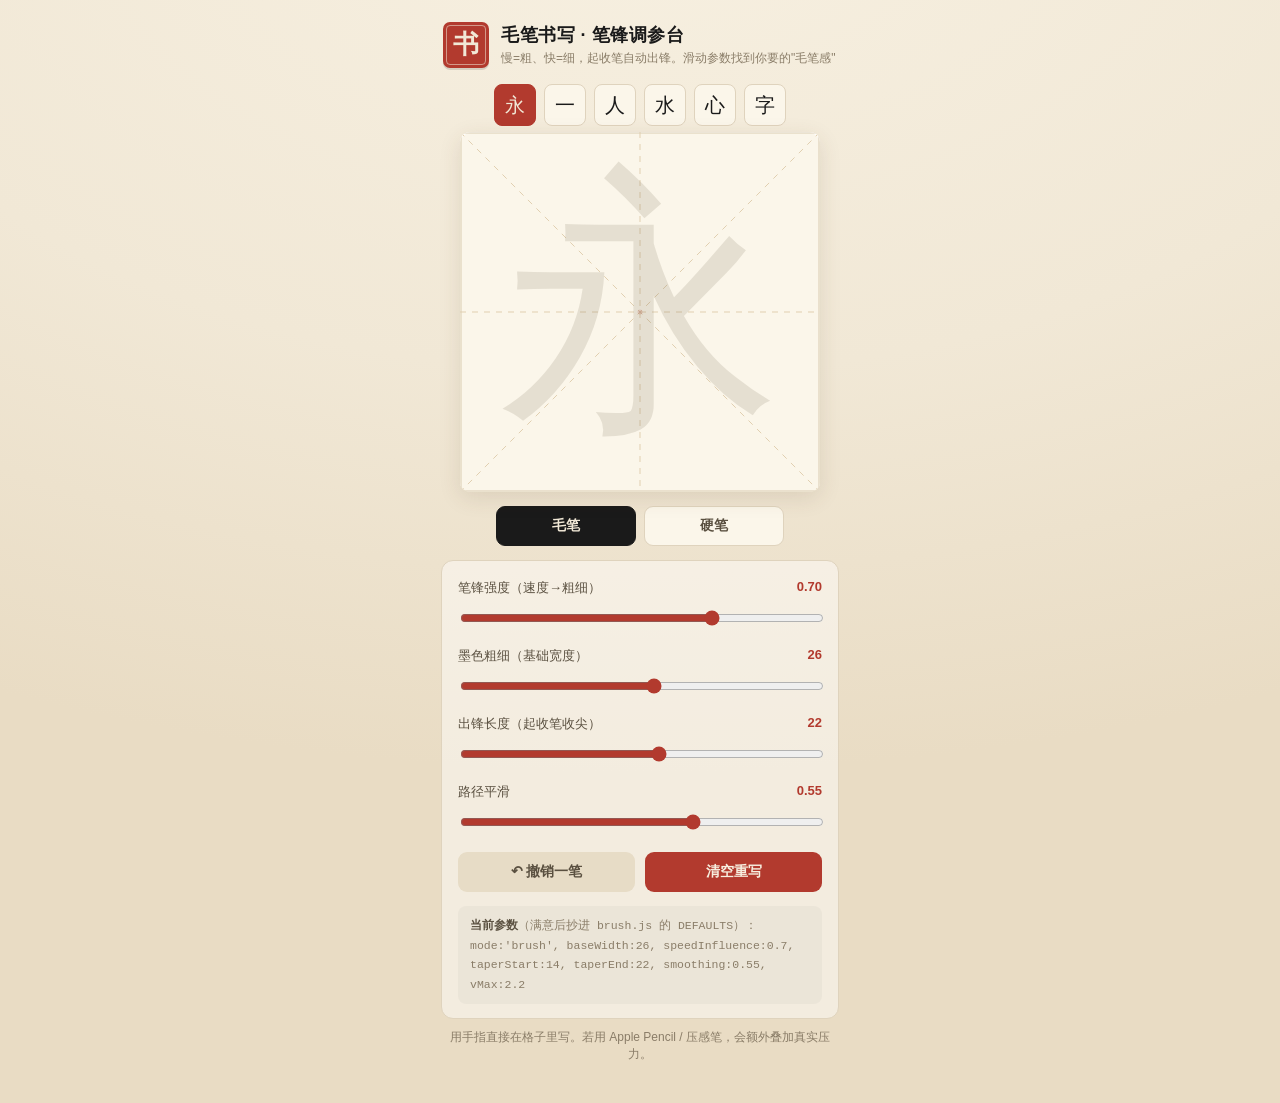
<file: 毛笔引擎/brush_demo.html>
<!DOCTYPE html>
<html lang="zh">
<head>
<meta charset="utf-8">
<meta name="viewport" content="width=device-width, initial-scale=1, maximum-scale=1, user-scalable=no">
<title>毛笔书写 · 笔锋调参台</title>
<style>
  :root{
    --paper:#f1e8d6; --paper2:#e9dcc4; --ink:#1a1a1a;
    --zhu:#b23a2e; --zhu-soft:#c75a4a;
    --grid:#cdbba0; --guide:#d9cdb3; --line:#dfd3bd;
    --ui:#5a5040; --ui-soft:#8a7d68;
  }
  *{box-sizing:border-box;-webkit-tap-highlight-color:transparent}
  html,body{margin:0;background:
     radial-gradient(120% 80% at 50% -10%, #f7f0e1 0%, var(--paper) 55%, var(--paper2) 100%);
     color:var(--ink);font-family:-apple-system,"PingFang SC","Microsoft YaHei",sans-serif;
     min-height:100%;}
  .wrap{max-width:430px;margin:0 auto;padding:18px 16px 40px}
  header{display:flex;align-items:center;gap:12px;margin:4px 2px 16px}
  .seal{flex:0 0 auto;width:46px;height:46px;border-radius:7px;background:var(--zhu);
     color:#f1e8d6;display:grid;place-items:center;font-family:"Kaiti SC","STKaiti","KaiTi","楷体",serif;
     font-size:26px;line-height:1;box-shadow:0 2px 0 rgba(0,0,0,.12);
     position:relative;font-weight:700}
  .seal::after{content:"";position:absolute;inset:3px;border:1px solid rgba(241,232,214,.55);border-radius:4px}
  h1{font-size:18px;margin:0;font-weight:700;letter-spacing:.5px}
  h1 small{display:block;font-weight:400;font-size:12px;color:var(--ui-soft);margin-top:3px;letter-spacing:0}

  .stage{position:relative;width:min(92vw,360px);aspect-ratio:1;margin:0 auto;
     background:#fbf6ea;border-radius:10px;
     box-shadow:0 1px 0 #fff inset,0 6px 22px rgba(80,60,30,.12);
     touch-action:none;overflow:hidden}
  .stage canvas{position:absolute;inset:0;width:100%;height:100%;display:block}
  #paper{z-index:1}
  #ink{z-index:2;touch-action:none}

  .charbar{display:flex;gap:8px;justify-content:center;margin:16px 0 6px;flex-wrap:wrap}
  .charbar button{font-family:"Kaiti SC","STKaiti","KaiTi","楷体",serif;font-size:20px;
     width:42px;height:42px;border-radius:8px;border:1px solid var(--line);
     background:#fbf6ea;color:var(--ink);cursor:pointer}
  .charbar button.on{background:var(--zhu);color:#f1e8d6;border-color:var(--zhu)}

  .modes{display:flex;gap:8px;justify-content:center;margin:14px 0}
  .modes button{flex:1;max-width:140px;padding:10px;border-radius:9px;border:1px solid var(--line);
     background:#fbf6ea;color:var(--ui);font-size:14px;font-weight:600;cursor:pointer}
  .modes button.on{background:var(--ink);color:#f1e8d6;border-color:var(--ink)}

  .panel{margin-top:6px;background:rgba(255,255,255,.45);border:1px solid var(--line);
     border-radius:12px;padding:14px 16px}
  .row{margin:13px 0}
  .row:first-child{margin-top:4px}
  .row label{display:flex;justify-content:space-between;font-size:13px;color:var(--ui);margin-bottom:7px}
  .row label b{color:var(--zhu);font-variant-numeric:tabular-nums;font-weight:700}
  input[type=range]{width:100%;accent-color:var(--zhu);height:24px}

  .actions{display:flex;gap:10px;margin-top:14px}
  .actions button{flex:1;padding:11px;border-radius:9px;border:none;font-size:14px;font-weight:700;cursor:pointer}
  .btn-undo{background:#e7dcc6;color:var(--ui)}
  .btn-clear{background:var(--zhu);color:#f7efe0}

  .readout{margin-top:14px;font-size:11.5px;color:var(--ui-soft);line-height:1.7;
     background:rgba(0,0,0,.03);border-radius:8px;padding:10px 12px;font-family:ui-monospace,Menlo,monospace}
  .readout b{color:var(--ui)}
  .hint{text-align:center;font-size:12px;color:var(--ui-soft);margin:10px 2px 0}
</style>
</head>
<body>
<div class="wrap">
  <header>
    <div class="seal">书</div>
    <h1>毛笔书写 · 笔锋调参台<small>慢=粗、快=细，起收笔自动出锋。滑动参数找到你要的"毛笔感"</small></h1>
  </header>

  <div class="charbar" id="charbar"></div>

  <div class="stage" id="stage">
    <canvas id="paper"></canvas>
    <canvas id="ink"></canvas>
  </div>

  <div class="modes">
    <button data-mode="brush" class="on">毛笔</button>
    <button data-mode="pen">硬笔</button>
  </div>

  <div class="panel">
    <div class="row">
      <label>笔锋强度（速度→粗细）<b id="vSpeed">0.70</b></label>
      <input id="speed" type="range" min="0" max="1" step="0.05" value="0.70">
    </div>
    <div class="row">
      <label>墨色粗细（基础宽度）<b id="vBase">26</b></label>
      <input id="base" type="range" min="10" max="40" step="1" value="26">
    </div>
    <div class="row">
      <label>出锋长度（起收笔收尖）<b id="vTaper">22</b></label>
      <input id="taper" type="range" min="0" max="40" step="1" value="22">
    </div>
    <div class="row">
      <label>路径平滑<b id="vSmooth">0.55</b></label>
      <input id="smooth" type="range" min="0" max="0.85" step="0.05" value="0.55">
    </div>
    <div class="actions">
      <button class="btn-undo" id="undo">↶ 撤销一笔</button>
      <button class="btn-clear" id="clear">清空重写</button>
    </div>
    <div class="readout" id="readout"></div>
  </div>
  <p class="hint" id="presshint">用手指直接在格子里写。若用 Apple Pencil / 压感笔，会额外叠加真实压力。</p>
</div>

<script>
/* ===== 引擎（与 js/brush.js 同一套）===== */
(function(global){'use strict';
 const clamp=(v,a,b)=>v<a?a:v>b?b:v,lerp=(a,b,t)=>a+(b-a)*t,dist=(ax,ay,bx,by)=>Math.hypot(ax-bx,ay-by);
 const D={mode:'brush',color:'#1a1a1a',baseWidth:26,minWidth:2,maxWidth:40,speedInfluence:0.7,
   pressureInfluence:0.5,smoothing:0.55,widthSmoothing:0.5,taperStart:14,taperEnd:22,vMax:2.2,inkBleed:0};
 function easeOut(t){return 1-(1-t)*(1-t);}
 class BrushPen{
  constructor(c,o={}){this.canvas=c;this.ctx=c.getContext('2d');this.opt=Object.assign({},D,o);
    this.committed=document.createElement('canvas');this.cctx=this.committed.getContext('2d');
    this.strokes=[];this.raw=null;this._sx=0;this._sy=0;this._sync();}
  setOptions(o){Object.assign(this.opt,o);}
  _sync(){this.committed.width=this.canvas.width;this.committed.height=this.canvas.height;}
  clear(){this.strokes=[];this.raw=null;this.cctx.clearRect(0,0,this.committed.width,this.committed.height);this._blit();}
  undo(){if(!this.strokes.length)return;this.strokes.pop();this.cctx.clearRect(0,0,this.committed.width,this.committed.height);
    for(const s of this.strokes)this._render(this.cctx,s);this._blit();}
  isEmpty(){return this.strokes.length===0;}
  _blit(){this.ctx.clearRect(0,0,this.canvas.width,this.canvas.height);this.ctx.drawImage(this.committed,0,0);}
  start(x,y,p,s,t){this._sx=x;this._sy=y;this.raw=[{x,y,p:p||0,s:s||0,t:t||performance.now()}];this._blit();}
  move(x,y,p,s,t){if(!this.raw)return;const a=1-this.opt.smoothing;this._sx=lerp(this._sx,x,a);this._sy=lerp(this._sy,y,a);
    const last=this.raw[this.raw.length-1];if(dist(this._sx,this._sy,last.x,last.y)<0.6)return;
    this.raw.push({x:this._sx,y:this._sy,p:p||0,s:s||0,t:t||performance.now()});this._blit();this._render(this.ctx,this.raw);}
  end(){if(!this.raw)return;if(this.raw.length>=2){this.strokes.push(this.raw);this._render(this.cctx,this.raw);}
    else if(this.raw.length===1){this._dot(this.cctx,this.raw[0].x,this.raw[0].y,this.opt.baseWidth*0.35);this.strokes.push(this.raw);}
    this.raw=null;this._blit();}
  _widths(pts){const o=this.opt,usable=pts.some(q=>q.p>0&&q.p!==0.5),out=[];let prevW=null,arc=[0];
    for(let i=1;i<pts.length;i++)arc.push(arc[i-1]+dist(pts[i].x,pts[i].y,pts[i-1].x,pts[i-1].y));
    const total=arc[arc.length-1]||1;
    for(let i=0;i<pts.length;i++){const p=pts[i];let v=0;
      if(i>0){const dt=Math.max(8,p.t-pts[i-1].t);v=dist(p.x,p.y,pts[i-1].x,pts[i-1].y)/dt;}
      const vN=clamp(v/o.vMax,0,1);
      let sf=o.mode==='pen'?1-vN*0.15:1-vN*o.speedInfluence;
      let pf=1;
      if(o.mode==='brush'){if(usable)pf=lerp(1,clamp(p.p,0,1)*1.6,o.pressureInfluence);
        else if(p.s>0){const sN=clamp(p.s/40,0,1);pf=lerp(1,0.7+sN*0.9,o.pressureInfluence*0.6);}}
      let w=clamp(o.baseWidth*sf*pf,o.minWidth,o.maxWidth);
      if(prevW!==null)w=lerp(prevW,w,1-o.widthSmoothing);prevW=w;
      if(o.mode==='brush'&&arc[i]<o.taperStart){const k=arc[i]/o.taperStart;w*=0.15+0.85*easeOut(k);}
      const fe=total-arc[i];
      if(o.mode==='brush'&&fe<o.taperEnd){const k=fe/o.taperEnd;w*=0.08+0.92*easeOut(k);}
      out.push({x:p.x,y:p.y,w:Math.max(w,0.4)});}
    return out;}
  _render(ctx,raw){if(!raw||!raw.length)return;const pts=this._widths(raw);ctx.save();ctx.fillStyle=this.opt.color;
    if(this.opt.inkBleed>0){ctx.shadowColor=this.opt.color;ctx.shadowBlur=this.opt.inkBleed*3;}
    if(pts.length===1){this._dot(ctx,pts[0].x,pts[0].y,pts[0].w/2);ctx.restore();return;}
    for(let i=1;i<pts.length;i++){const a=pts[i-1],b=pts[i];let dx=b.x-a.x,dy=b.y-a.y;const L=Math.hypot(dx,dy)||1;dx/=L;dy/=L;
      const nx=-dy,ny=dx,aw=a.w/2,bw=b.w/2;
      ctx.beginPath();ctx.moveTo(a.x+nx*aw,a.y+ny*aw);ctx.lineTo(b.x+nx*bw,b.y+ny*bw);
      ctx.lineTo(b.x-nx*bw,b.y-ny*bw);ctx.lineTo(a.x-nx*aw,a.y-ny*aw);ctx.closePath();ctx.fill();
      ctx.beginPath();ctx.arc(b.x,b.y,bw,0,6.2832);ctx.fill();}
    ctx.restore();}
  _dot(ctx,x,y,r){ctx.save();ctx.fillStyle=this.opt.color;ctx.beginPath();ctx.arc(x,y,Math.max(r,0.8),0,6.2832);ctx.fill();ctx.restore();}
 }
 global.BrushPen=BrushPen;
})(window);

/* ===== Demo 装配 ===== */
const stage=document.getElementById('stage');
const inkC=document.getElementById('ink');
const paperC=document.getElementById('paper');
const dpr=Math.min(window.devicePixelRatio||1,3);
let CH='永';

function sizeCanvas(c){const r=stage.getBoundingClientRect();c.width=Math.round(r.width*dpr);c.height=Math.round(r.height*dpr);}
function drawPaper(){
  sizeCanvas(paperC);const g=paperC.getContext('2d');const w=paperC.width,h=paperC.height;
  g.clearRect(0,0,w,h);
  // 米字格
  g.strokeStyle='#d9cbb0';g.lineWidth=Math.max(1,dpr);
  g.strokeRect(g.lineWidth,g.lineWidth,w-2*g.lineWidth,h-2*g.lineWidth);
  g.save();g.setLineDash([6*dpr,6*dpr]);g.strokeStyle='#e1cfb0';
  g.beginPath();g.moveTo(w/2,0);g.lineTo(w/2,h);g.moveTo(0,h/2);g.lineTo(w,h/2);
  g.moveTo(0,0);g.lineTo(w,h);g.moveTo(w,0);g.lineTo(0,h);g.stroke();g.restore();
  // 朱砂淡色中心点
  g.fillStyle='rgba(178,58,46,.18)';g.beginPath();g.arc(w/2,h/2,2.5*dpr,0,6.2832);g.fill();
  // 临摹引导字（淡）
  g.fillStyle='rgba(120,105,80,.16)';
  g.font=`${Math.round(h*0.78)}px "Kaiti SC","STKaiti","KaiTi","楷体",serif`;
  g.textAlign='center';g.textBaseline='middle';g.fillText(CH,w/2,h*0.54);
}
function sizeInk(){sizeCanvas(inkC);pen._sync();pen.clear();}

drawPaper();
const pen=new BrushPen(inkC,{});
sizeInk();

// 指针事件
function pos(e){const r=inkC.getBoundingClientRect();return {x:(e.clientX-r.left)*dpr,y:(e.clientY-r.top)*dpr};}
let drawing=false, sawPressure=false;
inkC.addEventListener('pointerdown',e=>{e.preventDefault();inkC.setPointerCapture(e.pointerId);drawing=true;
  const {x,y}=pos(e);pen.start(x,y,e.pressure,Math.max(e.width||0,e.height||0)*dpr,e.timeStamp);
  if(e.pressure>0&&e.pressure!==0.5)markPressure();});
inkC.addEventListener('pointermove',e=>{if(!drawing)return;e.preventDefault();
  const evs=e.getCoalescedEvents?e.getCoalescedEvents():[e];
  for(const ce of evs){const {x,y}=pos(ce);pen.move(x,y,ce.pressure,Math.max(ce.width||0,ce.height||0)*dpr,ce.timeStamp);
    if(ce.pressure>0&&ce.pressure!==0.5)markPressure();}});
function up(e){if(!drawing)return;drawing=false;pen.end();}
inkC.addEventListener('pointerup',up);
inkC.addEventListener('pointercancel',up);
inkC.addEventListener('pointerleave',up);
function markPressure(){if(!sawPressure){sawPressure=true;document.getElementById('presshint').textContent='检测到压感设备 ✓ 真实压力已叠加到笔画粗细。';}}

// 字符切换
const chars=['永','一','人','水','心','字'];
const cb=document.getElementById('charbar');
chars.forEach((c,i)=>{const b=document.createElement('button');b.textContent=c;if(c===CH)b.className='on';
  b.onclick=()=>{CH=c;[...cb.children].forEach(x=>x.classList.remove('on'));b.classList.add('on');drawPaper();pen.clear();sync();};
  cb.appendChild(b);});

// 模式
document.querySelectorAll('.modes button').forEach(b=>b.onclick=()=>{
  document.querySelectorAll('.modes button').forEach(x=>x.classList.remove('on'));b.classList.add('on');
  pen.setOptions({mode:b.dataset.mode});sync();});

// 滑块
const $=id=>document.getElementById(id);
function sync(){
  pen.setOptions({
    speedInfluence:+$('speed').value, baseWidth:+$('base').value,
    taperStart:Math.round(+$('taper').value*0.64), taperEnd:+$('taper').value,
    smoothing:+$('smooth').value
  });
  $('vSpeed').textContent=(+$('speed').value).toFixed(2);
  $('vBase').textContent=$('base').value;
  $('vTaper').textContent=$('taper').value;
  $('vSmooth').textContent=(+$('smooth').value).toFixed(2);
  const o=pen.opt;
  $('readout').innerHTML=`<b>当前参数</b>（满意后抄进 brush.js 的 DEFAULTS）：<br>`+
    `mode:'${o.mode}', baseWidth:${o.baseWidth}, speedInfluence:${o.speedInfluence}, `+
    `taperStart:${o.taperStart}, taperEnd:${o.taperEnd}, smoothing:${o.smoothing}, vMax:${o.vMax}`;
}
['speed','base','taper','smooth'].forEach(id=>$(id).addEventListener('input',sync));
$('undo').onclick=()=>pen.undo();
$('clear').onclick=()=>pen.clear();
sync();

window.addEventListener('resize',()=>{drawPaper();sizeInk();},{passive:true});
</script>
</body>
</html>
</file>
